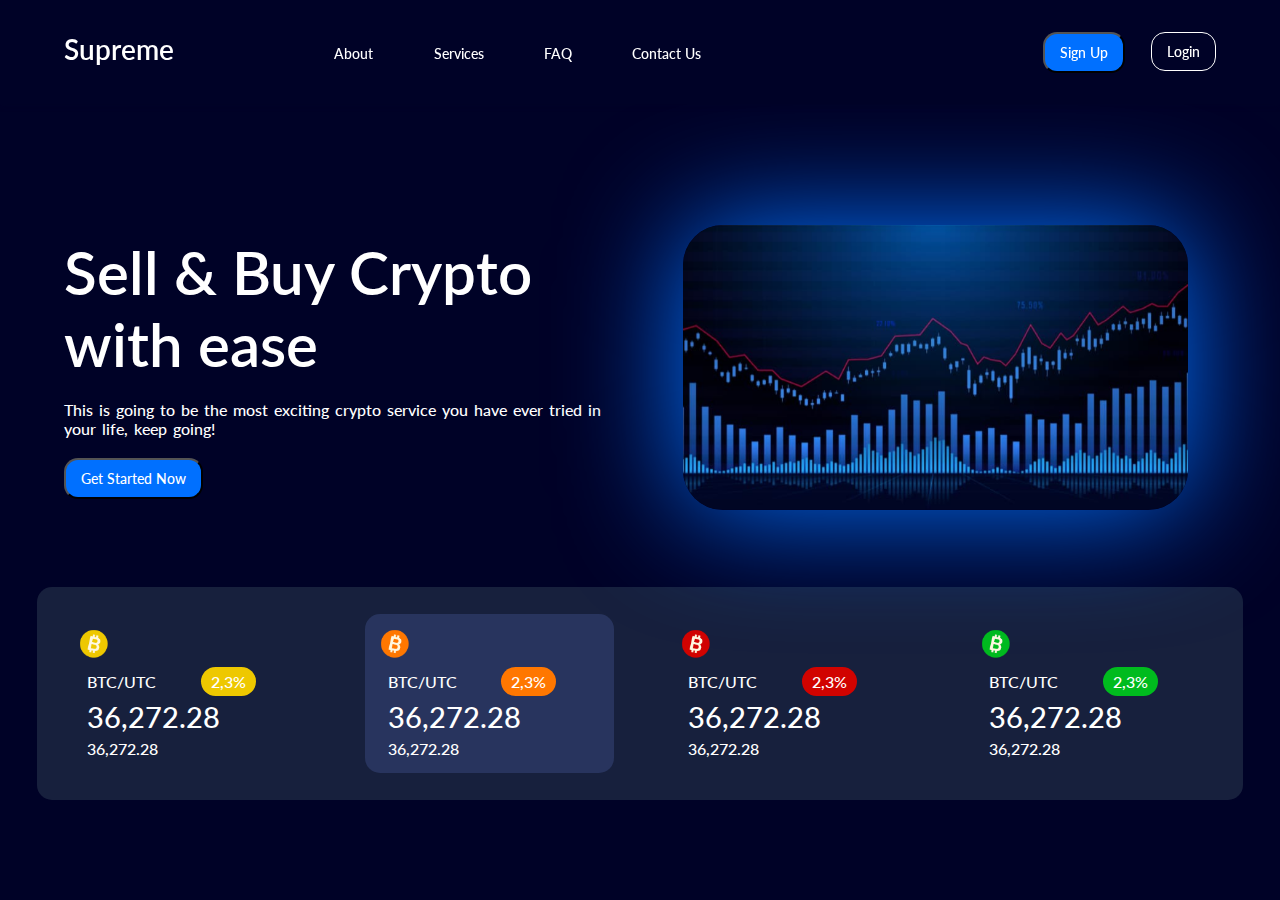
<file: index.html>
<!DOCTYPE html>
<html lang="en">
<head>
    <meta charset="UTF-8">
    <meta http-equiv="X-UA-Compatible" content="IE=edge">
    <meta name="viewport" content="width=device-width, initial-scale=1.0">
    <title>Supreme</title>
    <link rel="stylesheet" href="./-Início/css/style.css">
    <script src="./-Início/js/index.js" defer></script>

    <link rel="icon" type="image/png" href="./-Início/img/iconePag.png"/>
    <link rel="preconnect" href="https://fonts.gstatic.com" crossorigin>
    <link href="https://fonts.googleapis.com/css2?family=Lato:wght@400;700&display=swap" rel="stylesheet">
</head>
<body>
    <header>
        <div class="cabecalho">
            <div class="titulo">
                <ul class="list"><a href="index.html"><h2>Supreme</h2></a></ul>
            </div>
            <div class="links">
                <ul class="list"><a href="index.html"><h3>About</h3></a></ul>
                <ul class="list"><a href="-Contact Us/ContactUs.html"><h3>Services</h3></a></ul>
                <ul class="list"><a href="-Contact Us/ContactUs.html"><h3>FAQ</h3></a></ul>
                <ul class="list"><a href="-Contact Us/ContactUs.html"><h3>Contact Us</h3></a></ul>
            </div>
            <div class="botoes">
                <a href="-Sign Up/SignUp.html"><button class="signup">Sign Up</button></a>
                <a href="-Login/Login.html"><button class="login">Login</button></a>
            </div>
        </div>
    </header>
    <main>
        <div class="conteudo1">
            <div class="texto">
                <h1>Sell & Buy Crypto with ease</h1>
                <p>This is going to be the most exciting crypto service you have ever tried in your life, keep going!</p>
                <a href="-Sign Up/SignUp.html"><button class="start">Get Started Now</button></a>
            </div>
            <div class="imagem">
                <img src="./-Início/img/ImagemIndex.png">
            </div>
        </div>
       
        <div class="conteudo2">
            <div class="primeiraParte">
                <div class="divisao" id="1">
                    <div class="first"><img class="imagem" src="./-Início/img/BitAmarelo.png"></div>
                    <div class="linhaporc">
                        <p class="text1">BTC/UTC</p>
                        <p class="text2" id="id11">2,3%</p>
                    </div>
                    <h4 class="text3">36,272.28</h4>
                    <h5 class="text4">36,272.28</h5>
                </div>
                
                <div class="divisao" id="2">
                    <div class="first"><img class="imagem" src="./-Início/img/BitLaranja.png"></div>
                    <div class="linhaporc">
                        <p class="text1">BTC/UTC</p>
                        <p class="text2" id="id22">2,3%</p>
                    </div>
                    <h4 class="text3">36,272.28</h4>
                    <h5 class="text4">36,272.28</h5>
                </div>
            </div>
                
            <div class="segundaParte">
                <div class="divisao" id="3">
                    <div class="first"><img class="imagem" src="./-Início/img/BitVermelho.png"></div>
                    <div class="linhaporc">
                        <p class="text1">BTC/UTC</p>
                        <p class="text2" id="id33">2,3%</p>
                    </div>
                    <h4 class="text3">36,272.28</h4>
                    <h5 class="text4">36,272.28</h5>
                </div>
                
                <div class="divisao" id="4">
                    <div class="first"><img class="imagem" src="./-Início/img/BitVerde.png"></div>
                    <div class="linhaporc">
                        <p class="text1">BTC/UTC</p>
                        <p class="text2" id="id44">2,3%</p>
                    </div>
                    <h4 class="text3">36,272.28</h4>
                    <h5 class="text4">36,272.28</h5>
                </div>
            </div>
        </div>
    </main>
</body>
</html>
</file>
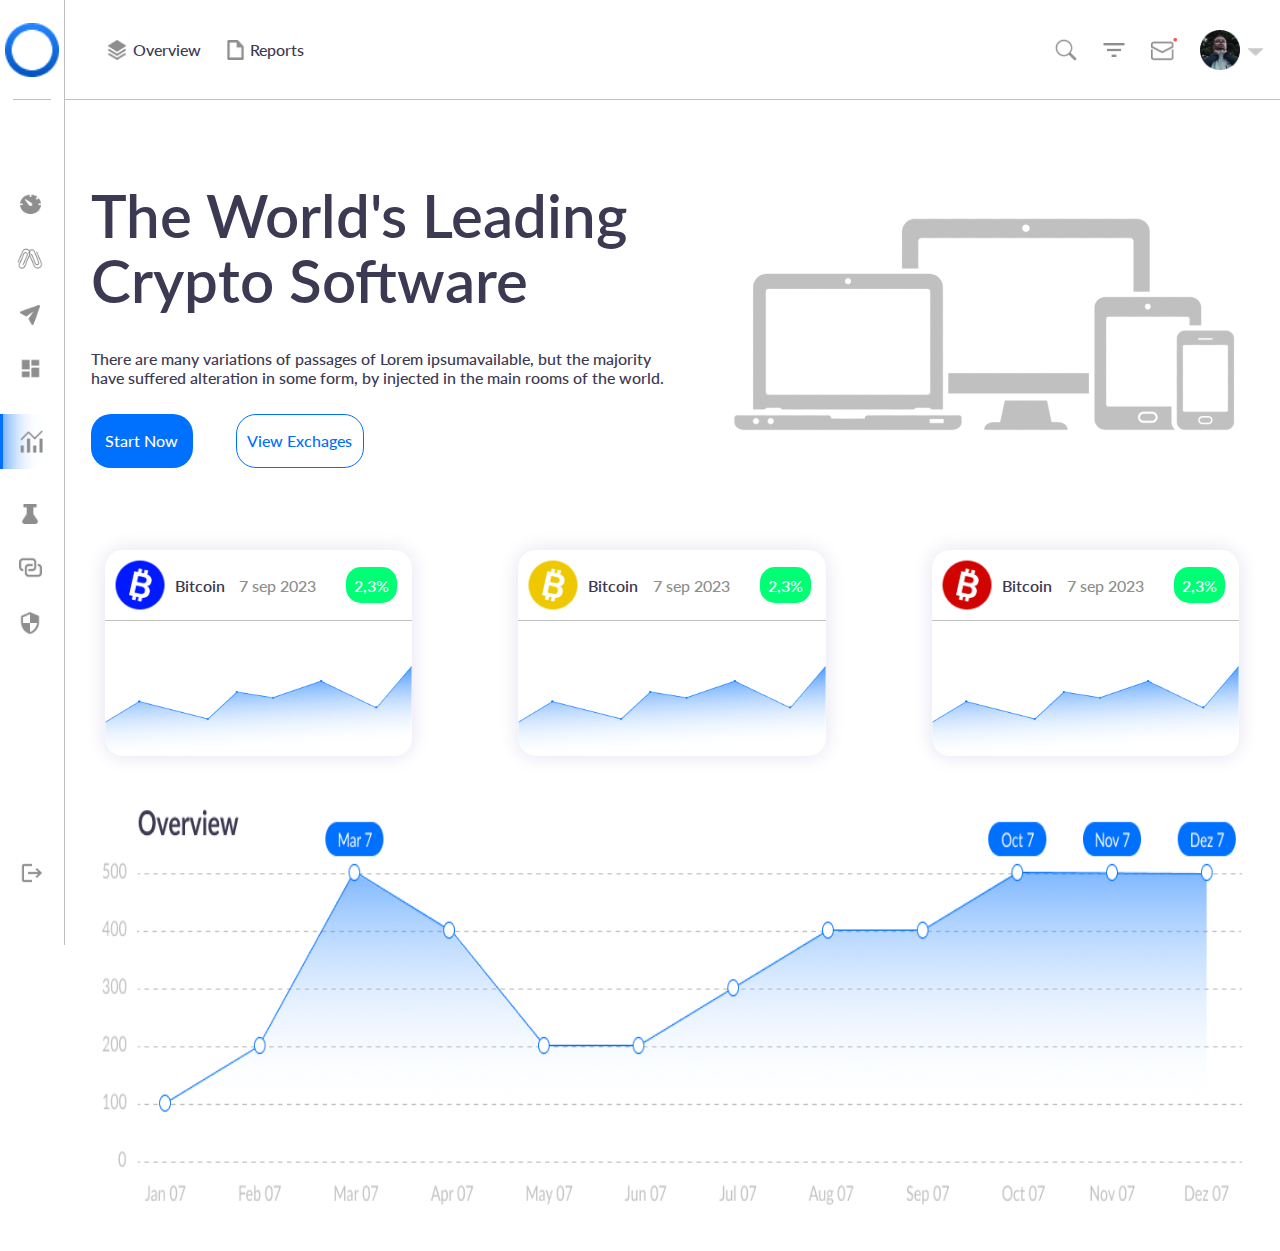
<file: Dashboard/index.html>
<!DOCTYPE html>
<html lang="en">
<head>
    <meta charset="UTF-8">
    <meta http-equiv="X-UA-Compatible" content="IE=edge">
    <meta name="viewport" content="width=device-width, initial-scale=1.0">
    <title>Supreme</title>
    <link rel="stylesheet" href="./css/style.css">
    <script src="./js/index.js" defer></script>
    
    <link rel="preconnect" href="https://fonts.gstatic.com" crossorigin>
    <link href="https://fonts.googleapis.com/css2?family=Lato:wght@400;700&display=swap" rel="stylesheet">
</head>
<body>
    <main>
        <div class="barraLateral">
            <img id="LogoIni" style="width:6vh; height:6vh;" src="./img/Logo início.png">
            <hr>
            <div class="opcoes">
                <div class="selecao" id="1">
                    <img class="imagem" id="img1" src="./img/Control.png">
                </div>
                <div class="selecao" id="2">
                    <img class="imagem" id="img2" src="./img/Clips.png">
                </div>
                <div class="selecao" id="3">
                    <img class="imagem" id="img3" src="./img/Message.png">
                </div>
                <div class="selecao" id="4">
                    <img class="imagem" id="img4" src="./img/Dashboard.png">
                </div>
                <div class="selecao" id="5">
                    <img class="imagem" id="img5" src="./img/Selecionado.png">
                </div>
                <div class="selecao" id="6">
                    <img class="imagem" id="img6" src="./img/Chemistry.png">
                </div>
                <div class="selecao" id="7">
                    <img class="imagem" id="img7" src="./img/Web-hyperlink.png">
                </div>
                <div class="selecao" id="8">
                    <img class="imagem" id="img8" src="./img/Security.png">
                </div>
            </div>
            <a class="imagem" href="../Login/index.html"><img id="last" style="width:24px; height:24px;" src="./img/Logout.png"></a>
        </div>
        <div class="centro">
            <div class="cabecalho">
                <div class="div">
                    <div class="text">
                        <img style="width:20px; height:20px;" src="./img/Group.png">
                        <h2>Overview</h1>
                    </div>
                    <div class="text">
                        <img style="width:17px; height:20px;" src="./img/Vector.png">
                        <h2>Reports</h1>
                    </div>
                </div>
                <div class="imagens">
                    <img class="imgLupa" style="width:22px; height:22px;" src="./img/Lupa.png">
                    <img class="imgFiltro" style="width:28px; height:28px;" src="./img/Filtro.png">
                    <img class="imgEmail" style="width:26px; height:24px;" src="./img/Email.png">
                    <img class="imgPerfil" style="width:40px; height:40px;" src="./img/Imagem perfil.png">
                    <img class="imgBtn" style="width:15px; height:8px;" src="./img/Botão.png">            
                </div>
            </div>
            <div class="conteudo">
                <div class="linha1">
                    <div class="textBtn">
                        <h1>The World's Leading Crypto Software</h1>
                        <h2>There are many variations of passages of Lorem ipsumavailable, but the majority have suffered alteration in some form, by injected in the main rooms of the world.</h2>
                        <div class="btns">
                            <a href=""><button class="btn-start">Start Now</button></a>
                            <a href=""><button class="btn-view">View Exchages</button></a>
                        </div>
                    </div>
                    <img class="imgDevices" style="width:533px; height:241px;" src="./img/Imagem.png">
                </div>
                <div class="linha2">
                    <div class="campoGraf" id="graf1">
                        <div class="texto">
                            <img style="width:70px;height:70px;" src="./img/Logo1.png">
                            <h3>Bitcoin</h3>
                            <h4>7 sep 2023</h4>
                            <div class="porcent">
                                <h5>2,3%</h5>
                            </div>
                        </div>                
                        <img style="width:24vw;height:7vw;" src="./img/Gráfico.png">
                    </div>
                    <div class="campoGraf" id="graf2">
                        <div class="texto">
                            <img style="width:70px;height:70px;" src="./img/Logo2.png">
                            <h3>Bitcoin</h3>
                            <h4>7 sep 2023</h4>
                            <div class="porcent">
                                <h5>2,3%</h5>
                            </div>
                        </div>                
                        <img style="width:24vw;height:7vw;" src="./img/Gráfico.png">
                    </div>
                    <div class="campoGraf" id="graf3">
                        <div class="texto">
                            <img style="width:70px;height:70px;" src="./img/Logo3.png">
                            <h3>Bitcoin</h3>
                            <h4>7 sep 2023</h4>
                            <div class="porcent">
                                <h5>2,3%</h5>
                            </div>
                        </div>
                        <img style="width:24vw;height:7vw;" src="./img/Gráfico.png">
                    </div>
                </div>
                <div class="maior">
                    <img style="width:89vw; height:45vh;" src="./img/Gráfico maior.png">
                </div>
            </div>
        </div>
    </main>
</body>
</html>
</file>
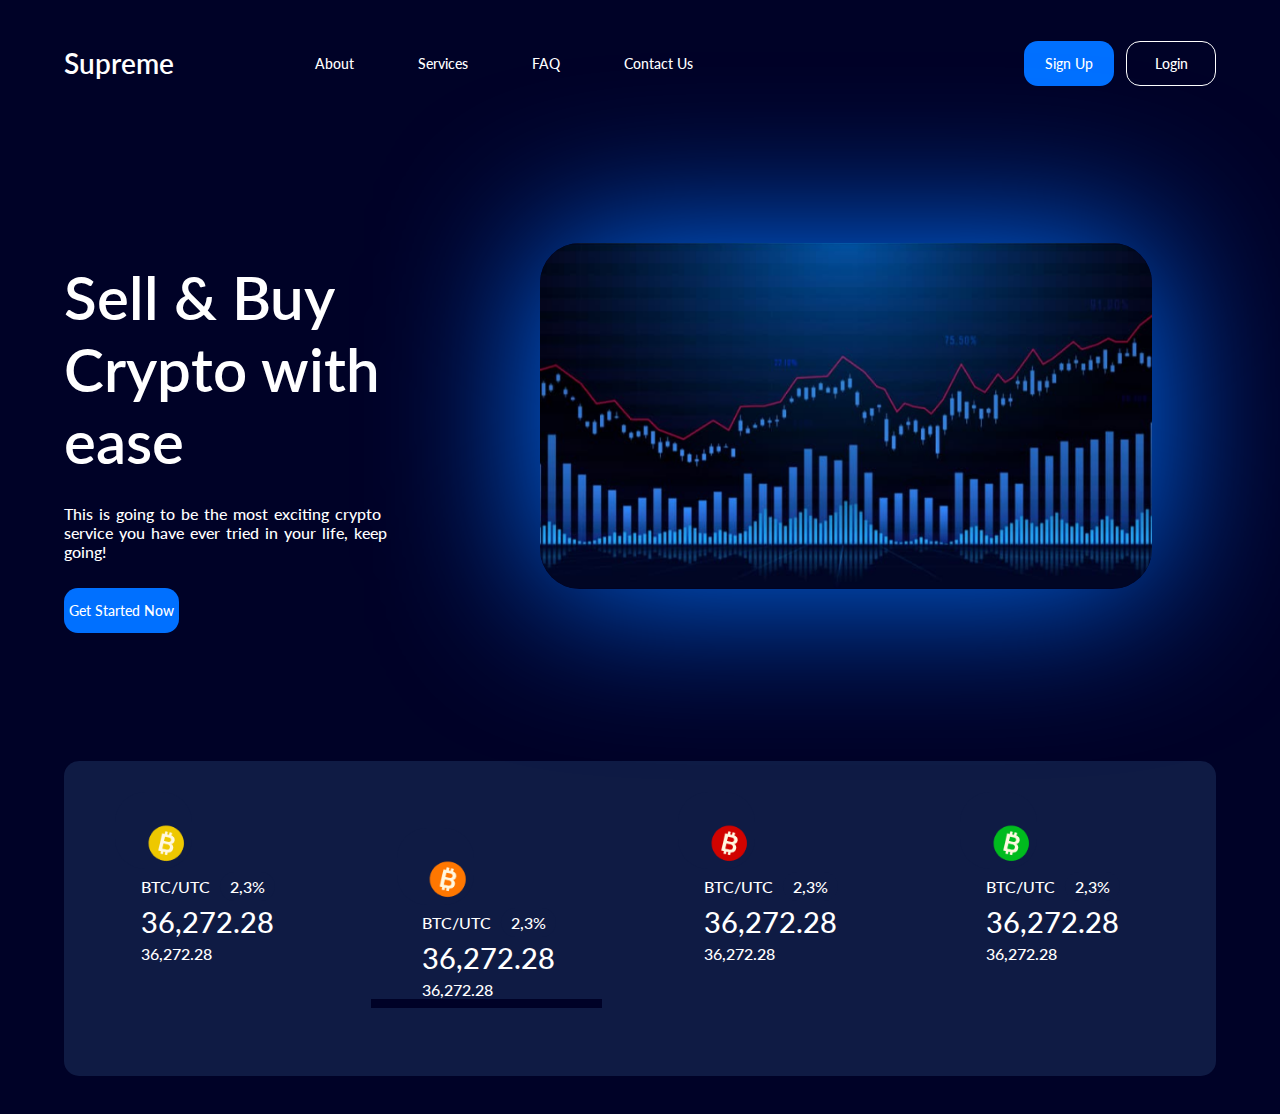
<file: Início/index.html>
<!DOCTYPE html>
<html lang="en">
<head>
    <meta charset="UTF-8">
    <meta http-equiv="X-UA-Compatible" content="IE=edge">
    <meta name="viewport" content="width=device-width, initial-scale=1.0">
    <title>Supreme</title>
    <link rel="stylesheet" href="./css/style.css">
    <script src="./js/index.js" defer></script>

    <link rel="preconnect" href="https://fonts.gstatic.com" crossorigin>
    <link href="https://fonts.googleapis.com/css2?family=Lato:wght@400;700&display=swap" rel="stylesheet">
</head>
<body>
    <header>
        <div class="cabecalho">
            <div class="links">
                <h2>Supreme</h2>
                <h3>About</h3>
                <h3>Services</h3>
                <h3>FAQ</h3>
                <h3>Contact Us</h3>
            </div>
            <div class="botoes">
                <button class="signup">Sign Up</button>
                <button class="login">Login</button>
            </div>
        </div>
    </header>
    <main>
        <div class="conteudo1">
            <div class="texto">
                <h1>Sell & Buy Crypto with ease</h1>
                <p>This is going to be the most exciting crypto service you have ever tried in your life, keep going!</p>
                <button class="start" >Get Started Now</button>
            </div>
            <img class="imagem" src="./img/ImagemIndex.png">
        </div>
       
        <div class="conteudo2">
            <div class="divisao1">
                <div class="first"><img class="imagem" src="./img/BitAmarelo.png"></div>
                <div class="linhaporc">
                    <p class="text1">BTC/UTC</p>
                    <p class="text2" id="id1">2,3%</p>
                </div>
                <h4 class="text3">36,272.28</h4>
                <h5 class="text4">36,272.28</h5>
            </div>
            <div class="container">    
                <div class="divisao2">
                    <div class="first"><img class="imagem" src="./img/BitLaranja.png"></div>
                    <div class="linhaporc">
                        <p class="text1">BTC/UTC</p>
                        <p class="text2" id="id2">2,3%</p>
                    </div>
                    <h4 class="text3">36,272.28</h4>
                    <h5 class="text4">36,272.28</h5>
                </div>
            </div>

            <div class="divisao3">
                <div class="first"><img class="imagem" src="./img/BitVermelho.png"></div>
                <div class="linhaporc">
                    <p class="text1">BTC/UTC</p>
                    <p class="text2" id="id3">2,3%</p>
                </div>
                <h4 class="text3">36,272.28</h4>
                <h5 class="text4">36,272.28</h5>
            </div>

            <div class="divisao4">
                <div class="first"><img class="imagem" src="./img/BitVerde.png"></div>
                <div class="linhaporc">
                    <p class="text1">BTC/UTC</p>
                    <p class="text2" id="id4">2,3%</p>
                </div>
                <h4 class="text3">36,272.28</h4>
                <h5 class="text4">36,272.28</h5>
            </div>
        </div>
    </main>
</body>
</html>
</file>
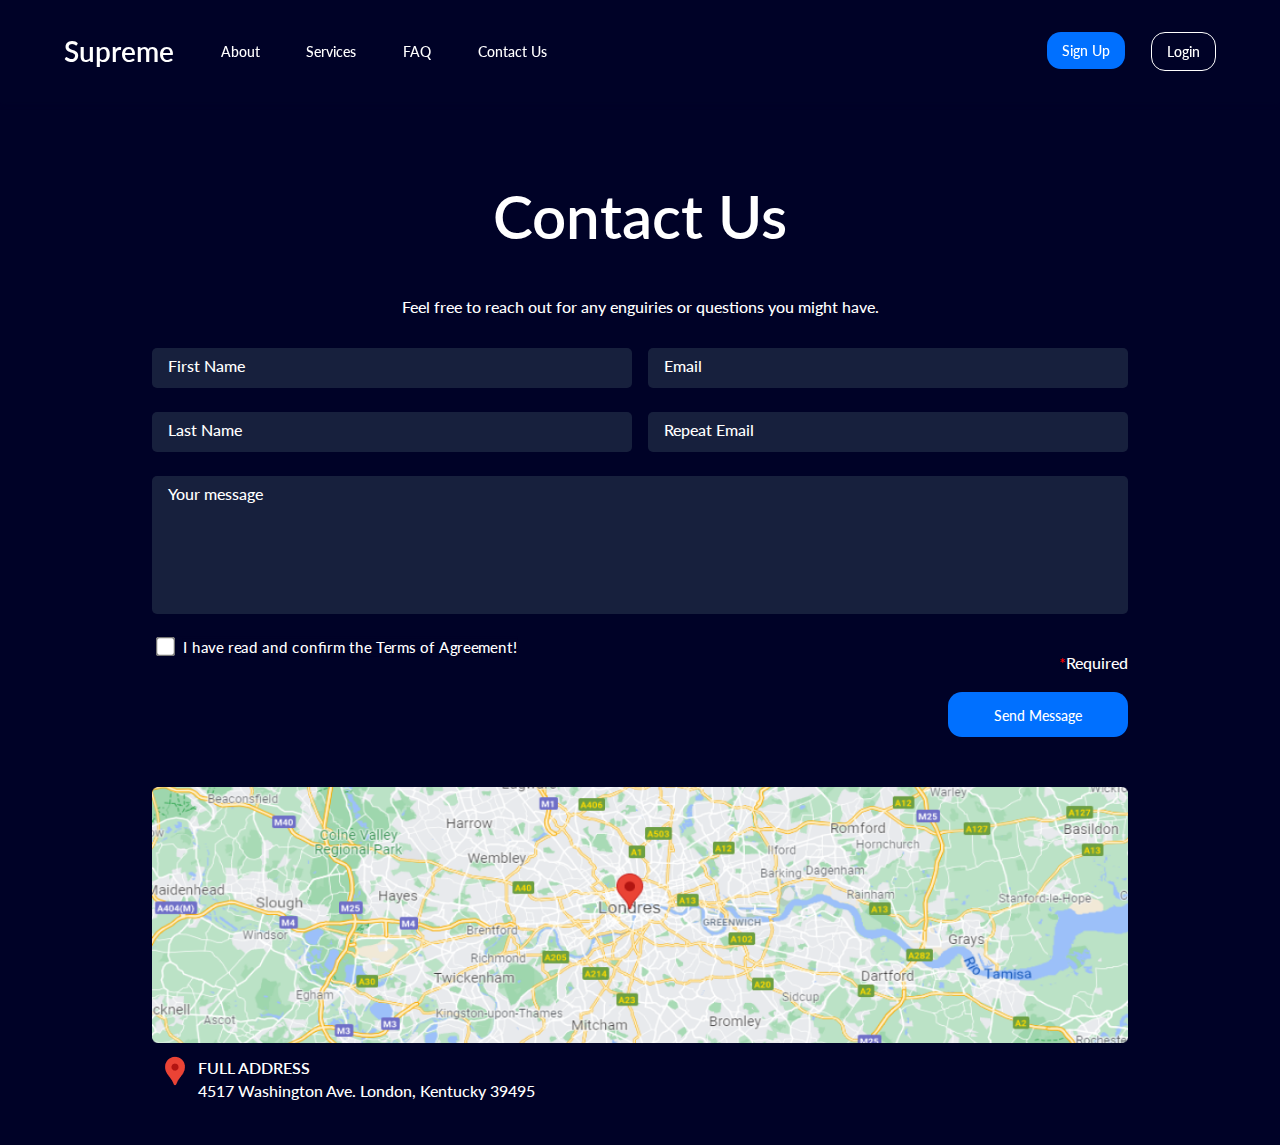
<file: ContactUs.html>
<!DOCTYPE html>
<html lang="en">
<head>
    <meta charset="UTF-8">
    <meta http-equiv="X-UA-Compatible" content="IE=edge">
    <meta name="viewport" content="width=device-width, initial-scale=1.0">
    <title>Supreme</title>
    <link rel="stylesheet" href="./-Contact Us/css/style.css">
    <script src="./-Contact Us/js/index.js" defer></script>

    <link rel="icon" type="image/png" href="-Contact Us/img/iconePag.png"/>
    <link rel="preconnect" href="https://fonts.gstatic.com" crossorigin>
    <link href="https://fonts.googleapis.com/css2?family=Lato:wght@400;700&display=swap" rel="stylesheet">
</head>
<body>
    <header>
        <div class="cabecalho">
            <div class="links">
                <a href="Inicio.html"><h2>Supreme</h2></a>
                <a href="Inicio.html"><h3>About</h3></a>
                <a href="ContactUs.html"><h3>Services</h3></a>
                <a href="ContactUs.html"><h3>FAQ</h3></a>
                <a href="ContactUs.html"><h3>Contact Us</h3></a>
            </div>
            <div class="botoes">
                <a href="SignUp.html"><button class="signup">Sign Up</button></a>
                <a href="Login.html"><button class="login">Login</button></a>
            </div>
        </div>
    </header>
    <main>
        <div class="conteudo1">
            <div class="texto">
                <h1>Contact Us</h1>
                <h4>Feel free to reach out for any enguiries or questions you might have.</h4>
            </div>
            <div class="inputs">
                <div class="menores">
                    <div>
                        <div class="form1">
                            <input type="text" class="input_form1" autocomplete="off" placeholder=" ">
                            <label for="text" class="label_form1">First Name</label>
                        </div>
                        <div class="form2">    
                            <input type="text" class="input_form2" autocomplete="off" placeholder=" ">
                            <label for="text" class="label_form2">Last Name</label>
                        </div>
                    </div>
                    <div>
                        <div class="form3">
                            <input type="text" class="input_form3" autocomplete="off" placeholder=" ">
                            <label for="Email" class="label_form3">Email</label>
                        </div>
                        <div class="form4">
                            <input type="text" class="input_form4" autocomplete="off" placeholder=" ">
                            <label for="Email" class="label_form4">Repeat Email</label>
                        </div>  
                    </div>                   
                </div>
                <div class="form5">
                    <textarea class="input_form5" placeholder=" " autocomplete="off" cols="30" rows="10"></textarea>
                    <label for="textarea" class="label_form5">Your message</label>
                </div>
            </div>
            <div class="texto2">
                <div class="textoecheck">
                    <div class="check">
                        <label class="checkbox">
                            <input type="checkbox">
                            <span class="checkmark">I have read and confirm the Terms of Agreement!</span>
                        </label>
                    </div>
                    <div class="redquired">
                        <h4 style="color: red;">*</h4>
                        <h4>Required</h4>
                    </div>
                </div>
                <div class="botao">
                    <button class="button" id="btn-enviar" onclick="enviado()">
                        <span class="text" id="txt-enviar">Send Message</span>
                        <i class="ri-check-line icon"><img class="iconec" id="img-enviar" src="./-Contact Us/img/correct.png"></i>
                    </button>
                </div>
            </div>
        </div>
        
        
        <div class="conteudo2"> 
            <div class="mapa"><img class="mapa" src="./-Contact Us/img/Mapa.png"></div>
            <div class="localizaTexto">
                <img class="icone" src="./-Contact Us/img/ÍconeLocalização.png">
                <div class="texto">
                    <h5>FULL ADDRESS</h5>
                    <h4>4517 Washington Ave. London, Kentucky 39495</h4>
                </div>
            </div>
        </div>
    </main>
</body>
</html>
</file>
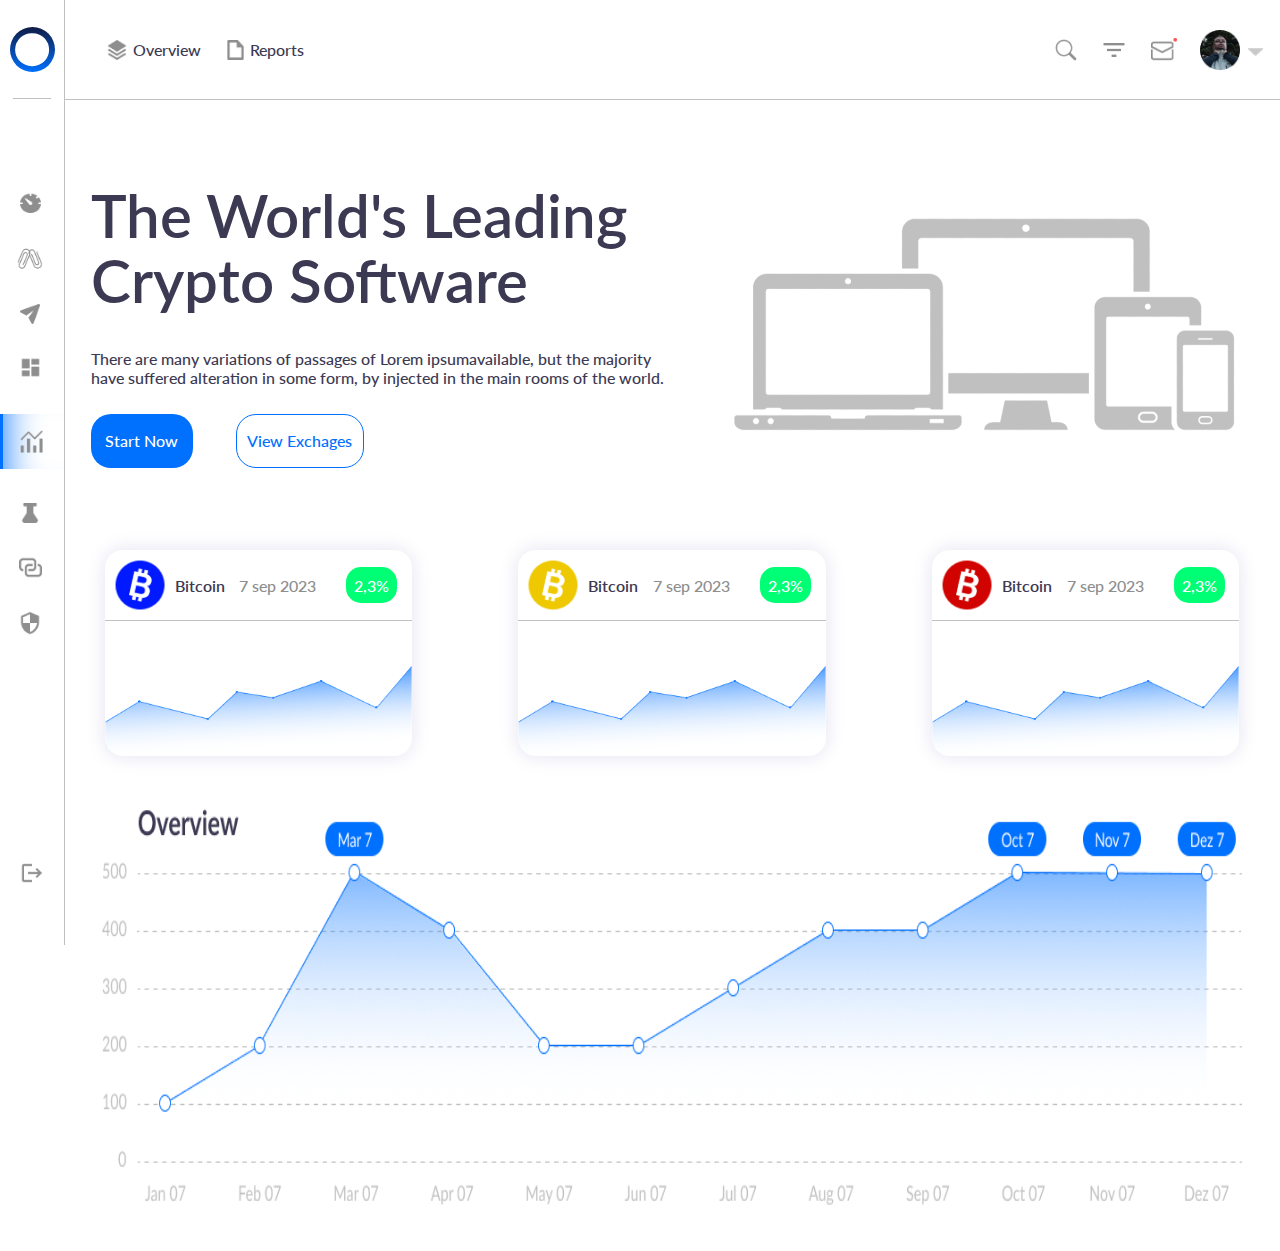
<file: Dashboard.html>
<!DOCTYPE html>
<html lang="en">
<head>
    <meta charset="UTF-8">
    <meta http-equiv="X-UA-Compatible" content="IE=edge">
    <meta name="viewport" content="width=device-width, initial-scale=1.0">
    <title>Supreme</title>
    <link rel="stylesheet" href="./-Dashboard/css/style.css">
    <script src="./-Dashboard/js/index.js" defer></script>
    
    <link rel="icon" type="image/png" href="-Dashboard/img/iconePag.png"/>
    <link rel="preconnect" href="https://fonts.gstatic.com" crossorigin>
    <link href="https://fonts.googleapis.com/css2?family=Lato:wght@400;700&display=swap" rel="stylesheet">
</head>
<body>
    <main>
        <div class="barraLateral">
            <div class="spinner"></div>
            <hr>
            <div class="opcoes">
                <div class="selecao" id="1">
                    <img class="imagem" id="img1" src="./-Dashboard/img/Control.png">
                </div>
                <div class="selecao" id="2">
                    <img class="imagem" id="img2" src="./-Dashboard/img/Clips.png">
                </div>
                <div class="selecao" id="3">
                    <img class="imagem" id="img3" src="./-Dashboard/img/Message.png">
                </div>
                <div class="selecao" id="4">
                    <img class="imagem" id="img4" src="./-Dashboard/img/Dashboard.png">
                </div>
                <div class="selecao" id="5">
                    <img class="imagem" id="img5" src="./-Dashboard/img/Selecionado.png">
                </div>
                <div class="selecao" id="6">
                    <img class="imagem" id="img6" src="./-Dashboard/img/Chemistry.png">
                </div>
                <div class="selecao" id="7">
                    <img class="imagem" id="img7" src="./-Dashboard/img/Web-hyperlink.png">
                </div>
                <div class="selecao" id="8">
                    <img class="imagem" id="img8" src="./-Dashboard/img/Security.png">
                </div>
            </div>
            <a class="imagem" href="Login.html"><img id="last" style="width:24px; height:24px;" src="./-Dashboard/img/Logout.png"></a>
        </div>
        <div class="centro">
            <div class="cabecalho">
                <div class="div">
                    <div class="text">
                        <img style="width:20px; height:20px;" src="./-Dashboard/img/Group.png">
                        <h2>Overview</h1>
                    </div>
                    <div class="text">
                        <img style="width:17px; height:20px;" src="./-Dashboard/img/Vector.png">
                        <h2>Reports</h1>
                    </div>
                </div>
                <div class="imagens">
                    <img class="imgLupa" style="width:22px; height:22px;" src="./-Dashboard/img/Lupa.png">
                    <img class="imgFiltro" style="width:28px; height:28px;" src="./-Dashboard/img/Filtro.png">
                    <img class="imgEmail" style="width:26px; height:24px;" src="./-Dashboard/img/Email.png">
                    <img class="imgPerfil" style="width:40px; height:40px;" src="./-Dashboard/img/Imagem perfil.png">
                    <img class="imgBtn" style="width:15px; height:8px;" src="./-Dashboard/img/Botão.png">            
                </div>
            </div>
            <div class="conteudo">
                <div class="linha1">
                    <div class="textBtn">
                        <h1>The World's Leading Crypto Software</h1>
                        <h2>There are many variations of passages of Lorem ipsumavailable, but the majority have suffered alteration in some form, by injected in the main rooms of the world.</h2>
                        <div class="btns">
                            <a href=""><button class="btn-start">Start Now</button></a>
                            <a href=""><button class="btn-view">View Exchages</button></a>
                        </div>
                    </div>
                    <img class="imgDevices" style="width:533px; height:241px;" src="./-Dashboard/img/Imagem.png">
                </div>
                <div class="linha2">
                    <div class="campoGraf" id="graf1">
                        <div class="texto">
                            <img style="width:70px;height:70px;" src="./-Dashboard/img/Logo1.png">
                            <h3>Bitcoin</h3>
                            <h4>7 sep 2023</h4>
                            <div class="porcent">
                                <h5>2,3%</h5>
                            </div>
                        </div>                
                        <img style="width:24vw;height:7vw;" src="./-Dashboard/img/Gráfico.png">
                    </div>
                    <div class="campoGraf" id="graf2">
                        <div class="texto">
                            <img style="width:70px;height:70px;" src="./-Dashboard/img/Logo2.png">
                            <h3>Bitcoin</h3>
                            <h4>7 sep 2023</h4>
                            <div class="porcent">
                                <h5>2,3%</h5>
                            </div>
                        </div>                
                        <img style="width:24vw;height:7vw;" src="./-Dashboard/img/Gráfico.png">
                    </div>
                    <div class="campoGraf" id="graf3">
                        <div class="texto">
                            <img style="width:70px;height:70px;" src="./-Dashboard/img/Logo3.png">
                            <h3>Bitcoin</h3>
                            <h4>7 sep 2023</h4>
                            <div class="porcent">
                                <h5>2,3%</h5>
                            </div>
                        </div>
                        <img style="width:24vw;height:7vw;" src="./-Dashboard/img/Gráfico.png">
                    </div>
                </div>
                <div class="maior">
                    <img style="width:89vw; height:45vh;" src="./-Dashboard/img/Gráfico maior.png">
                </div>
            </div>
        </div>
    </main>
</body>
</html>
</file>
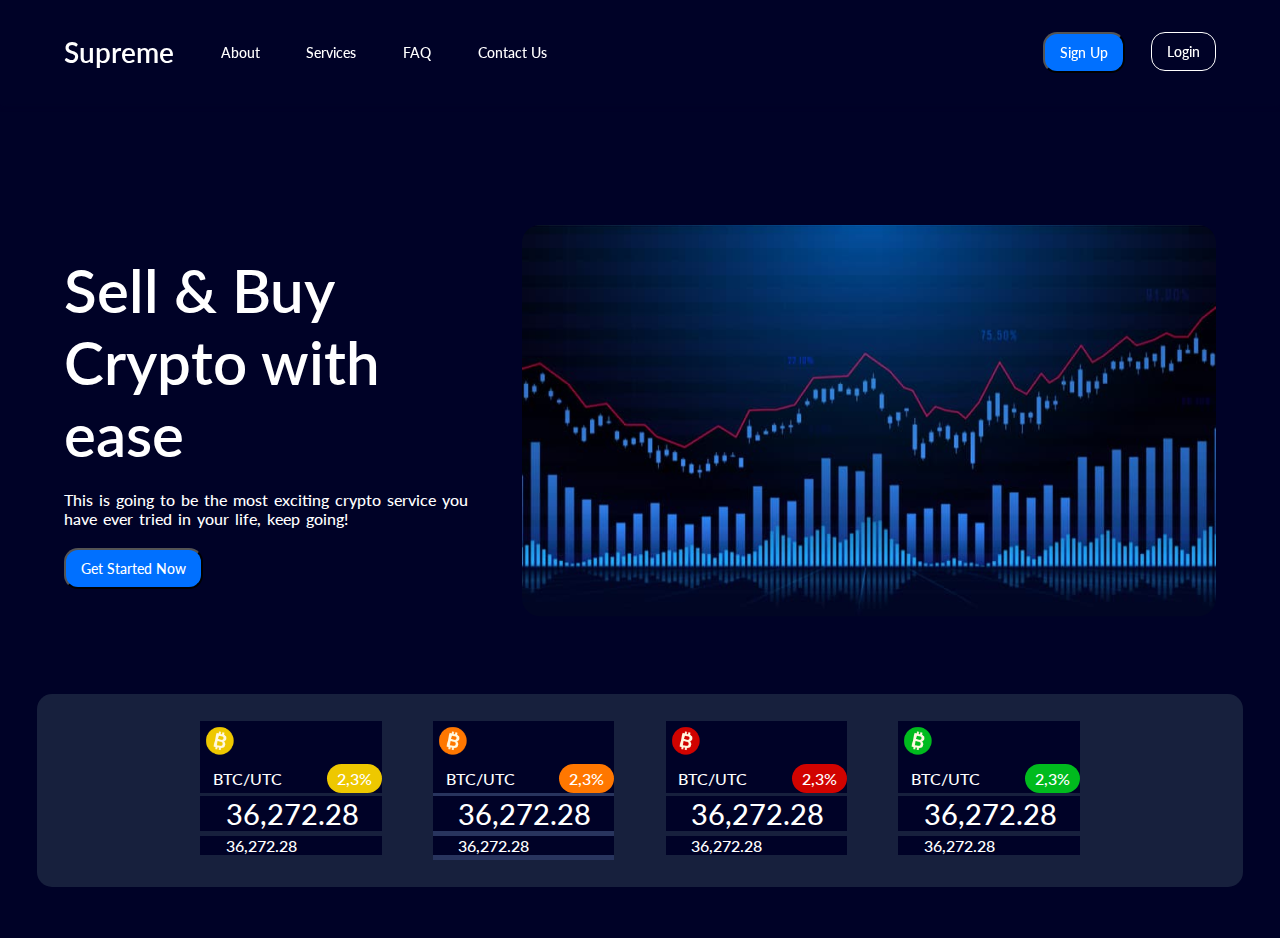
<file: Inicio.html>
<!DOCTYPE html>
<html lang="en">
<head>
    <meta charset="UTF-8">
    <meta http-equiv="X-UA-Compatible" content="IE=edge">
    <meta name="viewport" content="width=device-width, initial-scale=1.0">
    <title>Supreme</title>
    <link rel="stylesheet" href="./-Início/css/style.css">
    <script src="./-Início/js/index.js" defer></script>

    <link rel="icon" type="image/png" href="./-Início/img/iconePag.png"/>
    <link rel="preconnect" href="https://fonts.gstatic.com" crossorigin>
    <link href="https://fonts.googleapis.com/css2?family=Lato:wght@400;700&display=swap" rel="stylesheet">
</head>
<body>
    <header>
        <div class="cabecalho">
            <div class="links">
                <a href="Inicio.html"><h2>Supreme</h2></a>
                <a href="Inicio.html"><h3>About</h3></a>
                <a href="ContactUs.html"><h3>Services</h3></a>
                <a href="ContactUs.html"><h3>FAQ</h3></a>
                <a href="ContactUs.html"><h3>Contact Us</h3></a>
            </div>
            <div class="botoes">
                <a href="SignUp.html"><button class="signup">Sign Up</button></a>
                <a href="Login.html"><button class="login">Login</button></a>
            </div>
        </div>
    </header>
    <main>
        <div class="conteudo1">
            <div class="texto">
                <h1>Sell & Buy Crypto with ease</h1>
                <p>This is going to be the most exciting crypto service you have ever tried in your life, keep going!</p>
                <a href="SignUp.html"><button class="start">Get Started Now</button></a>
            </div>
            <img class="imagem" src="./-Início/img/ImagemIndex.png">
        </div>
       
        <div class="conteudo2">
            <div class="divisao1" id="1">
                <div class="first"><img class="imagem" src="./-Início/img/BitAmarelo.png"></div>
                <div class="linhaporc">
                    <p class="text1">BTC/UTC</p>
                    <p class="text2" id="id11">2,3%</p>
                </div>
                <h4 class="text3">36,272.28</h4>
                <h5 class="text4">36,272.28</h5>
            </div>
            
            <div class="divisao2" id="2">
                <div class="first"><img class="imagem" src="./-Início/img/BitLaranja.png"></div>
                <div class="linhaporc">
                    <p class="text1">BTC/UTC</p>
                    <p class="text2" id="id22">2,3%</p>
                </div>
                <h4 class="text3">36,272.28</h4>
                <h5 class="text4">36,272.28</h5>
            </div>

            <div class="divisao3" id="3">
                <div class="first"><img class="imagem" src="./-Início/img/BitVermelho.png"></div>
                <div class="linhaporc">
                    <p class="text1">BTC/UTC</p>
                    <p class="text2" id="id33">2,3%</p>
                </div>
                <h4 class="text3">36,272.28</h4>
                <h5 class="text4">36,272.28</h5>
            </div>

            <div class="divisao4" id="4">
                <div class="first"><img class="imagem" src="./-Início/img/BitVerde.png"></div>
                <div class="linhaporc">
                    <p class="text1">BTC/UTC</p>
                    <p class="text2" id="id44">2,3%</p>
                </div>
                <h4 class="text3">36,272.28</h4>
                <h5 class="text4">36,272.28</h5>
            </div>
        </div>
    </main>
</body>
</html>
</file>
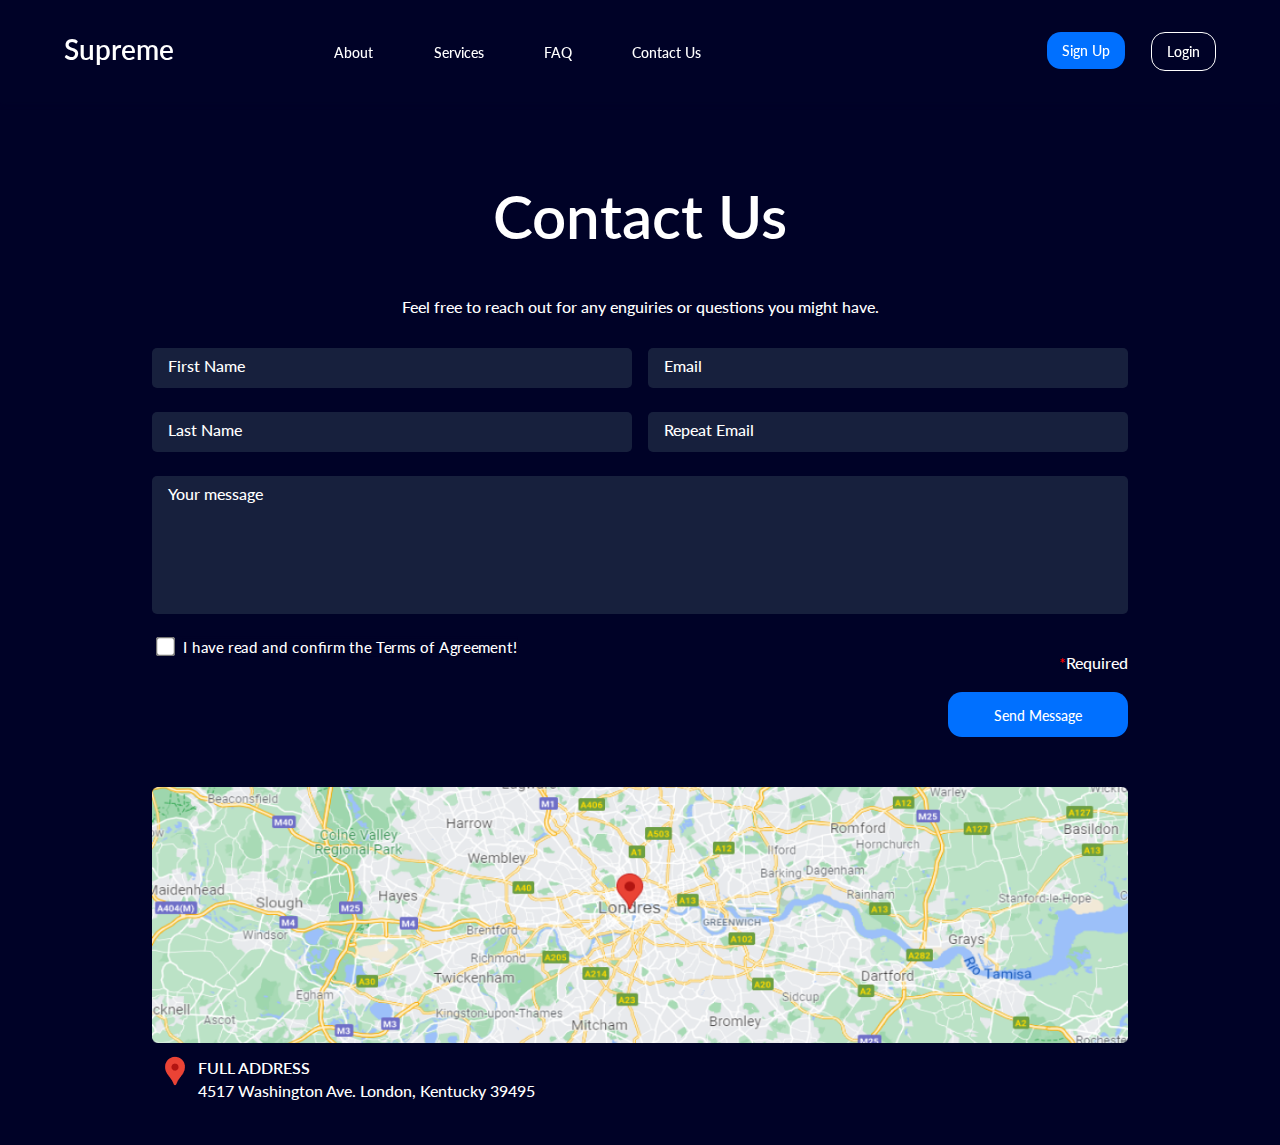
<file: -Contact Us/ContactUs.html>
<!DOCTYPE html>
<html lang="en">
<head>
    <meta charset="UTF-8">
    <meta http-equiv="X-UA-Compatible" content="IE=edge">
    <meta name="viewport" content="width=device-width, initial-scale=1.0">
    <title>Supreme</title>
    <link rel="stylesheet" href="./css/style.css">
    <script src="./js/index.js" defer></script>

    <link rel="icon" type="image/png" href="img/iconePag.png"/>
    <link rel="preconnect" href="https://fonts.gstatic.com" crossorigin>
    <link href="https://fonts.googleapis.com/css2?family=Lato:wght@400;700&display=swap" rel="stylesheet">
</head>
<body>
    <header>
        <div class="cabecalho">
            <div class="titulo">
                <ul class="list"><a href="../index.html"><h2>Supreme</h2></a></ul>
            </div>
            <div class="links">
                <ul class="list"><a href="../index.html"><h3>About</h3></a></ul>
                <ul class="list"><a href="../-Contact Us/ContactUs.html"><h3>Services</h3></a></ul>
                <ul class="list"><a href="../-Contact Us/ContactUs.html"><h3>FAQ</h3></a></ul>
                <ul class="list"><a href="../-Contact Us/ContactUs.html"><h3>Contact Us</h3></a></ul>
            </div>
            <div class="botoes">
                <a href="../-Sign Up/SignUp.html"><button class="signup">Sign Up</button></a>
                <a href="../-Login/Login.html"><button class="login">Login</button></a>
            </div>
        </div>
    </header>
    <main>
        <div class="conteudo1">
            <div class="texto">
                <h1>Contact Us</h1>
                <h4>Feel free to reach out for any enguiries or questions you might have.</h4>
            </div>
            <div class="inputs">
                <div class="menores">
                    <div>
                        <div class="form1">
                            <input type="text" class="input_form1" autocomplete="off" placeholder=" ">
                            <label for="text" class="label_form1">First Name</label>
                        </div>
                        <div class="form2">    
                            <input type="text" class="input_form2" autocomplete="off" placeholder=" ">
                            <label for="text" class="label_form2">Last Name</label>
                        </div>
                    </div>
                    <div>
                        <div class="form3">
                            <input type="text" class="input_form3" autocomplete="off" placeholder=" ">
                            <label for="Email" class="label_form3">Email</label>
                        </div>
                        <div class="form4">
                            <input type="text" class="input_form4" autocomplete="off" placeholder=" ">
                            <label for="Email" class="label_form4">Repeat Email</label>
                        </div>  
                    </div>                   
                </div>
                <div class="form5">
                    <textarea class="input_form5" placeholder=" " autocomplete="off" cols="30" rows="10"></textarea>
                    <label for="textarea" class="label_form5">Your message</label>
                </div>
            </div>
            <div class="texto2">
                <div class="textoecheck">
                    <div class="check">
                        <label class="checkbox">
                            <input type="checkbox">
                            <span class="checkmark">I have read and confirm the Terms of Agreement!</span>
                        </label>
                    </div>
                    <div class="redquired">
                        <h4 style="color: red;">*</h4>
                        <h4>Required</h4>
                    </div>
                </div>
                <div class="botao">
                    <button class="button" id="btn-enviar" onclick="enviado()">
                        <span class="text" id="txt-enviar">Send Message</span>
                        <i class="ri-check-line icon"><img class="iconec" id="img-enviar" src="../-Contact Us/img/correct.png"></i>
                    </button>
                </div>
            </div>
        </div>
        
        
        <div class="conteudo2"> 
            <div class="mapa"><img class="mapa" src="../-Contact Us/img/Mapa.png"></div>
            <div class="localizaTexto">
                <img class="icone" src="../-Contact Us/img/ÍconeLocalização.png">
                <div class="texto">
                    <h5>FULL ADDRESS</h5>
                    <h4>4517 Washington Ave. London, Kentucky 39495</h4>
                </div>
            </div>
        </div>
    </main>
</body>
</html>
</file>
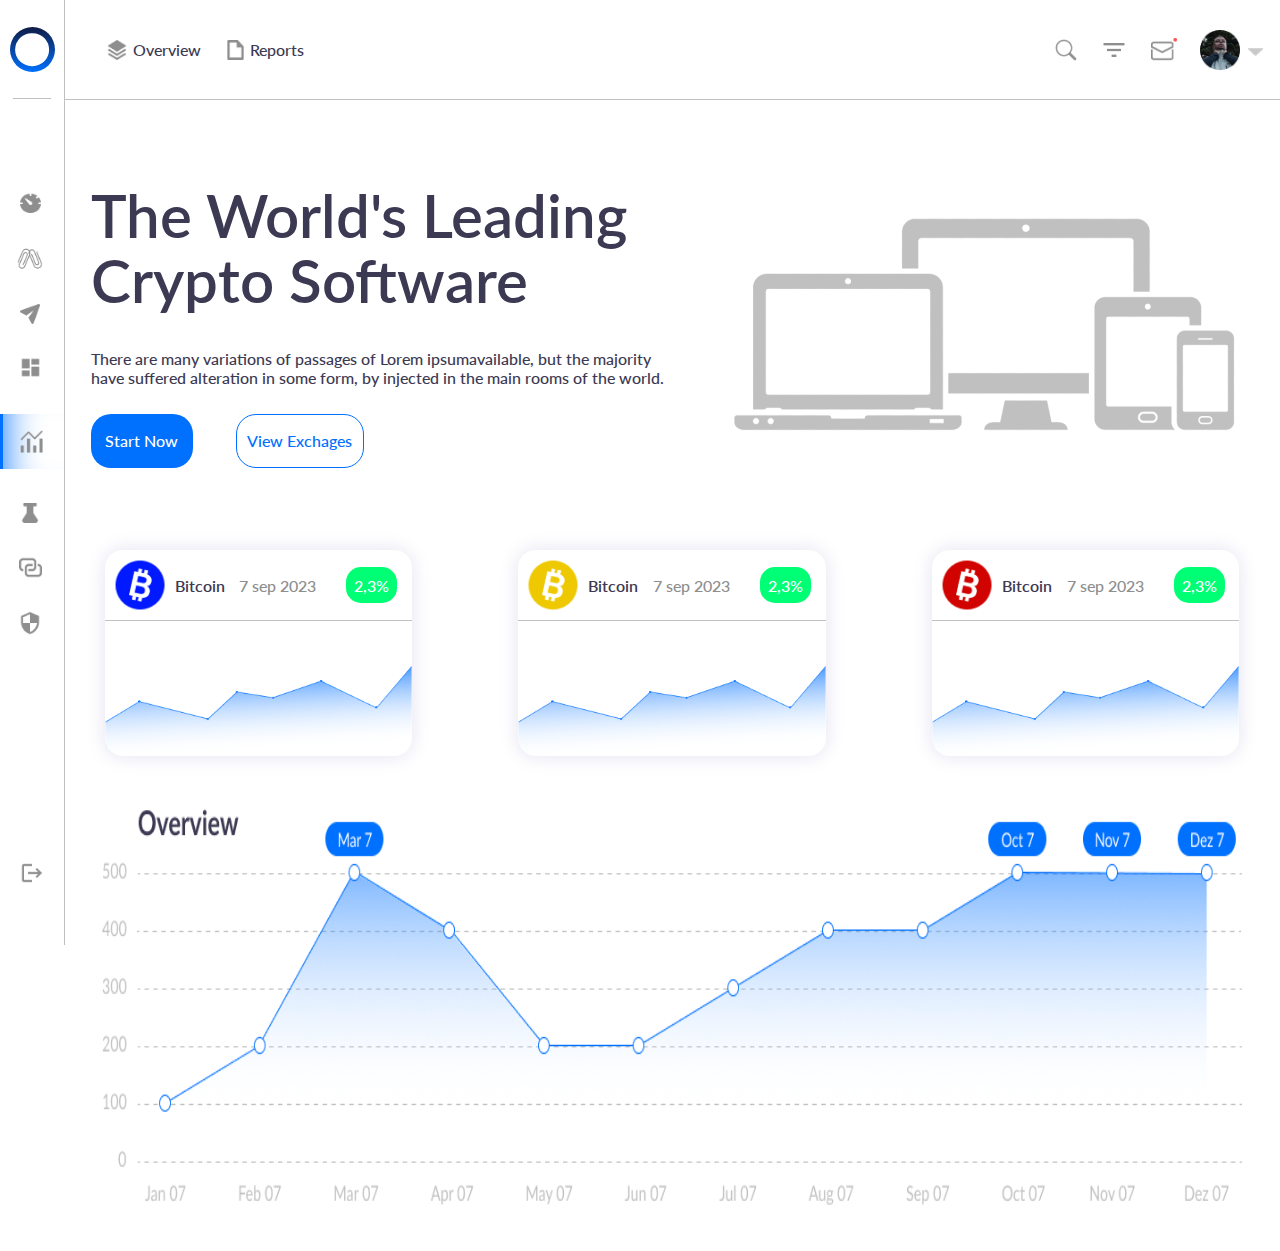
<file: -Dashboard/Dashboard.html>
<!DOCTYPE html>
<html lang="en">
<head>
    <meta charset="UTF-8">
    <meta http-equiv="X-UA-Compatible" content="IE=edge">
    <meta name="viewport" content="width=device-width, initial-scale=1.0">
    <title>Supreme</title>
    <link rel="stylesheet" href="./css/style.css">
    <script src="./js/index.js" defer></script>
    
    <link rel="icon" type="image/png" href="img/iconePag.png"/>
    <link rel="preconnect" href="https://fonts.gstatic.com" crossorigin>
    <link href="https://fonts.googleapis.com/css2?family=Lato:wght@400;700&display=swap" rel="stylesheet">
</head>
<body>
    <main>
        <div class="barraLateral">
            <div class="spinner"></div>
            <hr>
            <div class="opcoes">
                <div class="selecao" id="1">
                    <img class="imagem" id="img1" src="../-Dashboard/img/Control.png">
                </div>
                <div class="selecao" id="2">
                    <img class="imagem" id="img2" src="../-Dashboard/img/Clips.png">
                </div>
                <div class="selecao" id="3">
                    <img class="imagem" id="img3" src="../-Dashboard/img/Message.png">
                </div>
                <div class="selecao" id="4">
                    <img class="imagem" id="img4" src="../-Dashboard/img/Dashboard.png">
                </div>
                <div class="selecao" id="5">
                    <img class="imagem" id="img5" src="../-Dashboard/img/Selecionado.png">
                </div>
                <div class="selecao" id="6">
                    <img class="imagem" id="img6" src="../-Dashboard/img/Chemistry.png">
                </div>
                <div class="selecao" id="7">
                    <img class="imagem" id="img7" src="../-Dashboard/img/Web-hyperlink.png">
                </div>
                <div class="selecao" id="8">
                    <img class="imagem" id="img8" src="../-Dashboard/img/Security.png">
                </div>
            </div>
            <a class="imagem" href="../-Login/Login.html"><img id="last" style="width:24px; height:24px;" src="../-Dashboard/img/Logout.png"></a>
        </div>
        <div class="centro">
            <div class="cabecalho">
                <div class="div">
                    <div class="text">
                        <img style="width:20px; height:20px;" src="../-Dashboard/img/Group.png">
                        <h2>Overview</h1>
                    </div>
                    <div class="text">
                        <img style="width:17px; height:20px;" src="../-Dashboard/img/Vector.png">
                        <h2>Reports</h1>
                    </div>
                </div>
                <div class="imagens">
                    <img class="imgLupa" style="width:22px; height:22px;" src="../-Dashboard/img/Lupa.png">
                    <img class="imgFiltro" style="width:28px; height:28px;" src="../-Dashboard/img/Filtro.png">
                    <img class="imgEmail" style="width:26px; height:24px;" src="../-Dashboard/img/Email.png">
                    <img class="imgPerfil" style="width:40px; height:40px;" src="../-Dashboard/img/Imagem perfil.png">
                    <img class="imgBtn" style="width:15px; height:8px;" src="../-Dashboard/img/Botão.png">            
                </div>
            </div>
            <div class="conteudo">
                <div class="linha1">
                    <div class="textBtn">
                        <h1>The World's Leading Crypto Software</h1>
                        <h2>There are many variations of passages of Lorem ipsumavailable, but the majority have suffered alteration in some form, by injected in the main rooms of the world.</h2>
                        <div class="btns">
                            <a href=""><button class="btn-start">Start Now</button></a>
                            <a href=""><button class="btn-view">View Exchages</button></a>
                        </div>
                    </div>
                    <img class="imgDevices" style="width:533px; height:241px;" src="../-Dashboard/img/Imagem.png">
                </div>
                <div class="linha2">
                    <div class="campoGraf" id="graf1">
                        <div class="texto">
                            <img style="width:70px;height:70px;" src="../-Dashboard/img/Logo1.png">
                            <h3>Bitcoin</h3>
                            <h4>7 sep 2023</h4>
                            <div class="porcent">
                                <h5>2,3%</h5>
                            </div>
                        </div>                
                        <img style="width:24vw;height:7vw;" src="../-Dashboard/img/Gráfico.png">
                    </div>
                    <div class="campoGraf" id="graf2">
                        <div class="texto">
                            <img style="width:70px;height:70px;" src="../-Dashboard/img/Logo2.png">
                            <h3>Bitcoin</h3>
                            <h4>7 sep 2023</h4>
                            <div class="porcent">
                                <h5>2,3%</h5>
                            </div>
                        </div>                
                        <img style="width:24vw;height:7vw;" src="../-Dashboard/img/Gráfico.png">
                    </div>
                    <div class="campoGraf" id="graf3">
                        <div class="texto">
                            <img style="width:70px;height:70px;" src="../-Dashboard/img/Logo3.png">
                            <h3>Bitcoin</h3>
                            <h4>7 sep 2023</h4>
                            <div class="porcent">
                                <h5>2,3%</h5>
                            </div>
                        </div>
                        <img style="width:24vw;height:7vw;" src="../-Dashboard/img/Gráfico.png">
                    </div>
                </div>
                <div class="maior">
                    <img style="width:89vw; height:45vh;" src="../-Dashboard/img/Gráfico maior.png">
                </div>
            </div>
        </div>
    </main>
</body>
</html>
</file>
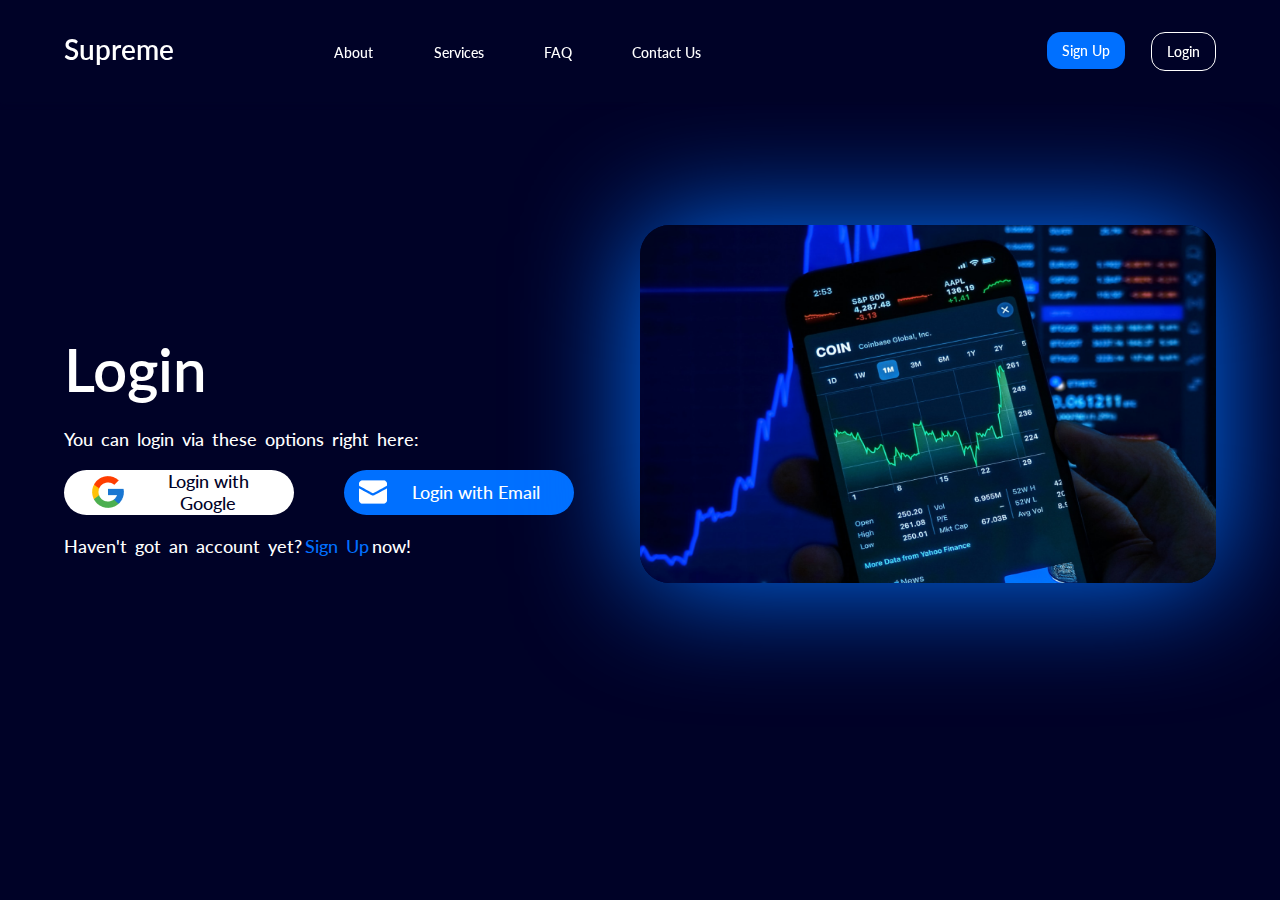
<file: -Login/Login.html>
<!DOCTYPE html>
<html lang="en">
<head>
    <meta charset="UTF-8">
    <meta http-equiv="X-UA-Compatible" content="IE=edge">
    <meta name="viewport" content="width=device-width, initial-scale=1.0">
    <title>Supreme</title>
    <link rel="stylesheet" href="css/style.css">

    <link rel="icon" type="image/png" href="img/iconePag.png"/>
    <link rel="preconnect" href="https://fonts.gstatic.com" crossorigin>
    <link href="https://fonts.googleapis.com/css2?family=Lato:wght@400;700&display=swap" rel="stylesheet">
</head>
<body>
    <header>
        <div class="cabecalho">
            <div class="titulo">
                <ul class="list"><a href="../index.html"><h2>Supreme</h2></a></ul>
            </div>
            <div class="links">
                <ul class="list"><a href="../index.html"><h3>About</h3></a></ul>
                <ul class="list"><a href="../-Contact Us/ContactUs.html"><h3>Services</h3></a></ul>
                <ul class="list"><a href="../-Contact Us/ContactUs.html"><h3>FAQ</h3></a></ul>
                <ul class="list"><a href="../-Contact Us/ContactUs.html"><h3>Contact Us</h3></a></ul>
            </div>
            <div class="botoes">
                <a href="../-Sign Up/SignUp.html"><button class="signup">Sign Up</button></a>
                <a href="../-Login/Login.html"><button class="login">Login</button></a>
            </div>
        </div>
    </header>
    <main>
        <div class="divisao1">
            <h1>Login</h1>
            <h4>You can login via these options right here:</h4>
            <div class="botoes">
                <a href="../-Dashboard/Dashboard.html">
                    <button class="google"><img src="img/Google.png">Login with Google</button>
                </a>
                <a href="../-Dashboard/Dashboard.html">
                    <button class="email"><img src="img/Email.png">Login with Email</button>
                </a>
            </div>
            <h4>Haven't got an account yet?
                <a href="../-Sign Up/SignUp.html"><p style="color: #0070FF;">Sign Up</p></a> now!</h4>    
        </div>
        <img class="imagem" src="img/Imagem.png">
    </main>
</body>
</html>
</file>
<file: -Início/css/style.css>
:root{
    --azulEscuro: #000227;
    --cinzaAzulado: #17203D;
    --azulClaro: #0070FF;
    --amarelo: #EEC800;
    --laranja: #FF7700;
    --vermelho: #D10300;
    --verde: #00BB1E;
    --branco: #ffffff;
}

* {
    margin: 0;
    padding: 0;
    font-family: 'Lato', sans-serif;
    text-decoration: none;
    font-weight: 500;
    background-color: var(--azulEscuro);
    color: var(--branco);
}

h1 {
    font-size: 60px;
    font-weight: 600;
}
h2 {
    font-size: 28px;
    font-weight: 600;
}
h3 {
    font-size: 14px;
}
p{
    font-size: 16px;
    word-spacing: 2px;
}
h2,h3 {
    cursor: pointer;
}

header {
    display: flex;
    flex-direction: column;
    align-items: center;
    position: fixed;
    width: 100%;
    top: 0;
    z-index: 1;
    filter: drop-shadow(0px 0px 3px var(--azulEscuro));
}

header .cabecalho {
    display: flex;
    flex-wrap: wrap;
    width: 90%;
    margin: 3.5vh 0;
    gap: 2vw;
}

header .cabecalho .titulo /*div*/ {
    flex: 2;
}

header .cabecalho .links /*div*/ {
    display: flex;
    align-items: center;
    justify-content: space-between;
    gap: 2vw;
    flex: 3;
}

header .cabecalho .botoes /*div*/ {
    display: flex;
    justify-content: end;
    gap: 2vw;
    flex: 4;
}

button {
    background-color: var(--azulClaro);
    padding: 10px 15px;
    border-radius: 14px;
    cursor: pointer;
    font-size: 14px;
    width: max-content;
}

header .cabecalho .botoes .login {
    background-color: var(--azulEscuro);
    border: 1px solid var(--branco);
}

header .list {
    list-style: none;
}
header .list a{
    width: max-content;
    display: inline-block;
    text-decoration: none;
    color: var(--branco);
    position: relative;
}
header .list a::after{
    content: '';
    width: 100%;
    height: 1px;
    background-color: var(--azulClaro);
    border-radius: 4px;
    position: absolute;
    left: 0;
    bottom: 0;
    transform: scaleX(0);
    transform-origin: left;
    transition: transform .25s ease;
}
header .list a:hover::after{
    transform: scaleX(1);
}

main {
    display: flex;
    flex-direction: column;
    align-items: center;
    padding-top: 10vh;
}

main .conteudo1 {
    width: 90%;
    margin-top: 15vh;
    display: flex;
    align-items: center;
    gap: 30px;
}

main .conteudo1 .texto {
    min-width: 300px;
    display: flex;
    flex-direction: column;
    gap: 20px;
    flex: 1;
}

main .conteudo1 .imagem {
    display: flex;
    justify-content: center;
    flex: 1;
}
main .conteudo1 .imagem img{
    width: 90%;
    border-radius: 40px;
    filter: drop-shadow(0px 0px 60px var(--azulClaro));
}

main .conteudo2 {
    display: flex;
    align-items: center;
    justify-content: center;
    max-width: 90%;
    margin: 6vw 0 4vw 0;
    padding: 3vh;
    border-radius: 15px;
    background-color: var(--cinzaAzulado);
    gap: 4vw;
}

.primeiraParte, .segundaParte {
    gap: 4vw;
    display: flex;
    flex-wrap: wrap;
    background-color: transparent;
    flex: 1;
}

main .conteudo2 .divisao * {
    background-color: transparent;
    width: 100%;
}

main .conteudo2 .divisao {
    flex: 1;
    background-color: var(--cinzaAzulado);
    display: flex;
    flex-direction: column;
    justify-content: center;
    align-items: center;
    text-align: left;
    padding: 10px;
    border-radius: 15px;
    transition: background-color .5s;
}

main .conteudo2 .imagem {
    width: 40px;
}

main .conteudo2 .text1, .text3, .text4 {
    padding-left: 2vw;
    margin-bottom: 5px;
}

main .conteudo2 .text1, .text2, .text4{
    font-size: 16px;
}

main .conteudo2 .text1 {
    width: auto;
    padding: 5px 3.5vw 0px 1vw;
}

main .conteudo2 .text2{
    width: auto;
    border-radius: 50px;
    padding: 5px 10px;
}

main .conteudo2 .text3 {
    font-size: 29px;
}

main .conteudo2 .linhaporc {
    display: flex;
    flex-direction: row;
    margin-bottom: 3px;
}

#id11 {background-color: var(--amarelo);}
#id22 {background-color: var(--laranja);}
#id33 {background-color: var(--vermelho);}
#id44 {background-color: var(--verde);}

::-webkit-scrollbar {
    width: 10px;
}
::-webkit-scrollbar-thumb {
    background: var(--azulClaro);
    border-radius: 20px;
}

@media (min-width: 900px){
    main .conteudo2{
        width: 90%;
    }
    .conteudo2 .divisao{
        padding: 50px;
        max-width: 250px;
    }

    .conteudo2 .primeiraParte, .segundaParte{
        display: flex;
        justify-content: space-between;
    }
}

@media (max-width: 900px){
    .conteudo1{
        display: flex;
        flex-direction: column;
        text-align: center;
    }
    .conteudo1 img{
        margin: 40px 0;
    }
    main .conteudo1 .imagem{
        width: 70%;
    }
    .conteudo2{ 
        width: min-content;
    }
}

@media (max-width: 500px){
    h1{
        font-size: 50px;
    }
    .links{
        order: 1;
    }
    main .conteudo1 .imagem{
        width: 90%;
    }
    main .conteudo2 .divisao h4{
        font-size: 20px;
    }
    main .conteudo2 .divisao h5{
        font-size: 14px;    
    }
    main .conteudo2 .divisao p{
        font-size: 12px;    
    }
}
</file>
<file: Dashboard/css/style.css>
* {
    margin: 0;
    padding: 0;
    border: 0;
    font-family: 'Lato', sans-serif;
    text-decoration: none;
    font-weight: 500;
    font-size: 16px;
    color: #3C3953;
}

h1 {
    font-size: 60px;    
    font-weight: 600;   
    margin-bottom: 4vh;
    line-height: 65px;
}

h3 {
    font-size: 16px;    
    font-weight: 600;
}
h4 {
    font-size: 16px;
    margin: auto;
    color: #8E8E8E;
}
h5 {
    color: #fff;
    margin: auto;
}

main {
    display: flex;
    flex-direction: row;
}

main .barraLateral {
    width: 5vw;
    height: 100vh;
    padding: 2.5vh 0;
    display: flex;
    flex-direction: column;
    align-items: center;
    position: fixed;
    margin: auto;
    border-right: 1px solid #C0C0C0;
}
main .barraLateral img{
    cursor: pointer;
}
main .barraLateral .opcoes, #last {
    margin: auto;
}
main .barraLateral .opcoes {
    display: flex;
    flex-direction: column;
    align-items: center;
    padding-bottom: 13vh;
}
main .barraLateral .opcoes #img1 {
    width:21px; 
    height:21px; 
}
main .barraLateral .opcoes #img2 {
    width:26px; 
    height:26px;
}
main .barraLateral .opcoes #img3 {
    width:20px; 
    height:20px;
}
main .barraLateral .opcoes #img4 {
    width:23px; 
    height:23px;
}
main .barraLateral .opcoes #img5 {
    width:23px; 
    height:23px;
}
main .barraLateral .opcoes #img6 {
    width:20px; 
    height:20px;
}
main .barraLateral .opcoes #img7 {
    width:23px; 
    height:23px;
}
main .barraLateral .opcoes #img8 {
    width:24px; 
    height:24px;
}
main .barraLateral #LogoIni {
    padding-bottom: 2.5vh;
}
main .barraLateral hr {
    width: 3vw;
    border-top: 1px solid #C0C0C0;
}
main .barraLateral .imagem {
    margin: 1.8vh 0;
}
main .barraLateral .selecao {
    /* box-shadow: 3vw 0 2.5vw -3vw #0070FF inset;
    border-left: 0.25vw solid #0070FF; */
    display: flex;
    flex-direction: column;
    align-items: center;
    width: 4.45vw;
    padding-right: 0.3vw;
    cursor: pointer;
}
main .barraLateral #last {
    padding-bottom: 2vh;
}

main .centro {
    width: 95vw;
    margin: 0 0 0 5vw;
}

main .centro .cabecalho {
    border-bottom: 1px solid #C0C0C0;
    height: 11vh;
    display: flex;
    flex-direction: row;
    align-items: center;
}
main .centro .cabecalho .div {
    display: flex;
    margin: auto;
}
main .centro .cabecalho .text {
    display: flex;
    align-items: center;
    margin-left: 2vw;
    gap: 0.5vw;
}
main .centro .cabecalho .imagens {
    display: flex;
    align-items: center;
    margin: auto;
}
main .centro .cabecalho .imagens * {
    cursor: pointer;
}
main .centro .cabecalho .imgLupa {
    margin-left: 56vw;
}
main .centro .cabecalho .imgLupa, .imgFiltro, .imgEmail {
    margin-right: 1.8vw;
}
main .centro .cabecalho .imgPerfil {
    margin-right: 0.6vw;
}
main .centro .cabecalho .imgBtn {
    padding-top: 0.5vh;
}

main .centro .conteudo .linha1{
    display: flex;
    flex-direction: row;
    align-items: center;
    height: 50vh;    
    margin: auto;
    
}
main .centro .conteudo .linha1 .textBtn {
    display: flex;
    flex-direction: column;
    width: 45vw;
    margin: auto;
}
main .centro .conteudo .linha1 .textBtn .btns * {
    height: 6vh;
    border-radius: 20px;
    margin: 3vh 1.5vw 0 0;
    cursor: pointer;
}
main .centro .conteudo .linha1 .textBtn .btn-start {
    width: 8vw;
    background-color: #0070FF;
    color: #fff;
}
main .centro .conteudo .linha1 .textBtn .btn-view {
    width: 10vw;
    border: 1px solid #0070FF;
    background-color: #fff;
    color: #0070FF;
}
main .centro .conteudo .linha1 .imgDevices {
    margin: auto;
}


main .centro .conteudo .linha2 {
    display: flex;
    align-items: center;
    width: 89vw;
    margin: auto;
    gap: 8vw;
}
main .centro .conteudo .linha2 .campoGraf{
    display: flex;
    flex-direction: column;
    box-shadow: 0 0 20px #E3E2F0;
    border-radius: 18px;
    margin: auto;
}
main .centro .conteudo .linha2 .campoGraf .porcent{
    width: 4vw;
    height: 4vh;
    display: flex;
    align-items: center;
    margin: auto;
    background-color: #00FF75;
    border-radius: 15px;
}
main .centro .conteudo .linha2 .campoGraf .texto {
    display: flex;
    align-items: center;
    border-bottom: 1px solid #C0C0C0;
    margin-bottom: 5vh;
}

main .centro .conteudo .maior {
    margin: auto;
    display: flex;
    flex-direction: column;
    align-items: center;
    margin: 5vh 0;
}
</file>
<file: Início/css/style.css>
* {
    margin: 0;
    padding: 0;
    border: 0;
    font-family: 'Lato', sans-serif;
    text-decoration: none;
    font-weight: 500;
    background-color: #000227;
    color: #fff;
}

h1 {
    font-size: 60px;
    font-weight: 600;
    margin-top: 2vh;
    margin-bottom: 3vh;
}
h2 {
    font-size: 28px;
    font-weight: 600;
    margin-right: 11vw;
}
h3 {
    font-size: 14px;
    margin-right: 5vw;
}
p{
    font-size: 16px;
    word-spacing: 2px;
}
h2,h3 {
    cursor: pointer;
}

header {
    width: 93%;
    display: flex;
    margin-left: 5%;
    flex-direction: column;
    align-items: center;
}

header .cabecalho {
    margin-top: 2vh;
    width: 100%;
    height: 10vh;
    
    display: flex;
    align-items: center;
}

header .cabecalho .links {
    width: 80vw;
    height: 60%;
    display: flex;
    flex-direction: row;
    align-items: center;
}

header .cabecalho button {
    background-color: #0070FF;
    width: 7vw;
    height: 5vh;
    margin-right: 1vw;
    border-radius: 14px;
    cursor: pointer;
    font-size: 14px;
}

header .cabecalho .botoes /*div*/ {
    display: flex;
    flex-direction: row;
    margin-right: 2vw;
}

header .cabecalho .botoes .login {
    background-color: rgba(255, 255, 255, 0);
    border: 1px solid #fff;
}

main {
    display: flex;
    flex-direction: column;
    align-items: center;
}

main .conteudo1 {
    width: 90%;
    height: 300px;
    margin-top: 15vh;
    display: flex;
    align-items: flex-start;
    flex-direction: row;
}

main .conteudo1 .imagem {
    width: 48vw;
    height: 27vw;
    margin-left: 10vw;
    margin-right: 5vw;
    border-radius: 40px;
    filter: drop-shadow(0px 0px 80px #0070FF);
}

main .conteudo1 .texto .start {
    background-color: #0070FF;
    width: 9vw;
    height: 5vh;
    margin-top: 3vh;
    border-radius: 14px;
    cursor: pointer;
    font-size: 14px;
}


main .conteudo2 {
    width: 90%;
    height: 35vh;
    margin: 17vw 5vw 3vw 5vw;
    border-radius: 15px;
    display: flex;
    gap: 4vw;
    align-items: center;
    background-color: #0F1B44; 
}

main .conteudo2 .divisao1 *, .divisao2 *, .divisao3 *, .divisao4 * {
    background-color: #0F1B44;
}

main .conteudo2 .divisao1, .divisao2, .divisao3, .divisao4 {
    background-color: #0F1B44;
    height: 80%;
    width: 16vw;
    padding-left: 2vw;
}

main .conteudo2 .divisao1 {
    margin-left: 2vw;
}

main .conteudo2 .imagem {
    width: 4vw;
    height: 4vw;
    border-radius: 30px;
    padding-top: 2vw;
    padding-left: 2vw;
}

main .conteudo2 .text1, .text3, .text4 {
    padding-left: 2vw;
    margin-bottom: 5px;
}

main .conteudo2 .text1, .text2, .text4{
    font-size: 16px;
}

main .conteudo2 .text1 {
    padding-top: 5px;
}

main .conteudo2 .text2{
    margin-left: 10px;
    border-radius: 50px;
    padding: 5px 10px 5px 10px;
}

main .conteudo2 .text3 {
    font-size: 29px;
}

main .conteudo2 .text4{
    margin-bottom: 1vh;    
}

main .conteudo2 .linhaporc {
    display: flex;
    flex-direction: row;
    margin-bottom: 3px;
}

#id11 {
    background-color: #EEC800;
}
#id22 {
    background-color: #FF7700;
}
#id33 {
    background-color: #D10300;
}
#id44 {
    background-color: #00BB1E;
}
</file>
<file: -Contact Us/css/style.css>
:root{
    --azulEscuro: #000227;
    --cinzaAzulado: #17203D;
    --azulClaro: #0070FF;
    --branco: #ffffff;
}

* {
    margin: 0;
    padding: 0;
    border: 0;
    font-family: 'Lato', sans-serif;
    text-decoration: none;
    font-weight: 500;
    background-color: var(--azulEscuro);
    color: var(--branco);
}

h1 {
    font-size: 60px;
    font-weight: 600;
    margin-bottom: 5vh;
}

h2 {
    font-size: 28px;
    font-weight: 600;
}

h3 {
    font-size: 14px;
}

h2,h3 {
    cursor: pointer;
}

h4 {
    font-size: 16px;
}

header {
    display: flex;
    flex-direction: column;
    align-items: center;
    position: fixed;
    width: 100%;
    top: 0;
    z-index: 1;
    filter: drop-shadow(0px 0px 3px var(--azulEscuro));
}

header .cabecalho {
    display: flex;
    flex-wrap: wrap;
    width: 90%;
    margin: 3.5vh 0;
    gap: 2vw;
}

header .cabecalho .titulo /*div*/ {
    flex: 2;
}

header .cabecalho .links /*div*/ {
    display: flex;
    align-items: center;
    justify-content: space-between;
    gap: 2vw;
    flex: 3;
}

header .cabecalho .botoes /*div*/ {
    display: flex;
    justify-content: end;
    gap: 2vw;
    flex: 4;
}

button {
    background-color: var(--azulClaro);
    padding: 10px 15px;
    border-radius: 14px;
    cursor: pointer;
    font-size: 14px;
    width: max-content;
}

header .cabecalho .botoes .login {
    background-color: var(--azulEscuro);
    border: 1px solid var(--branco);
}

header .list {
    list-style: none;
}
header .list a{
    width: max-content;
    display: inline-block;
    text-decoration: none;
    color: var(--branco);
    position: relative;
}
header .list a::after{
    content: '';
    width: 100%;
    height: 1px;
    background-color: var(--azulClaro);
    border-radius: 4px;
    position: absolute;
    left: 0;
    bottom: 0;
    transform: scaleX(0);
    transform-origin: left;
    transition: transform .25s ease;
}
header .list a:hover::after{
    transform: scaleX(1);
}

main {
    display: flex;
    padding-top: 10vh;
    flex-direction: column;
    align-items: center;
    justify-content: center;
}
main .conteudo1 {
    margin-top: 10vh;
    display: flex;
    flex-direction: column;
    text-align: center;
}

/* ------------------------------------ */

.conteudo1 .menores{
    display: flex;
    flex-direction: row;
    margin-top: 2rem;
}

.conteudo1 input, .input_form5 {
    background-color: var(--cinzaAzulado);
    font-weight: 400;
    border-radius: 5px;
}

.form1, .form2, .form3, .form4{
    position: relative;
    width: 30rem;
    height: 2.5rem;
    margin-bottom: 1.5rem;
}
.form3, .form4{
    margin-left: 1rem;
}
.form5{
    position: relative;
    width: 60rem;
    height: 9rem;
}

.input_form1, .input_form2, .input_form3, .input_form4{
    width: 29rem;
    height: 2.5rem;
    padding-left: 1rem;
}
.input_form5 {
    width: 59rem;
    height: 8rem;
    margin-bottom: 1.4rem;
    padding-left: 1rem;
    padding-right: 1rem;
    padding-top: 10px;
    resize: none;
}

.label_form1, .label_form2, .label_form3, .label_form4, .label_form5{
    position: absolute;
    left: 1rem;
    top: 0.5rem;
    transition: top 200ms ease-in,
    left 200ms ease-in,
    font-size 200ms ease-in;
    background-color: transparent;
}
.input_form1:hover, .input_form2:hover, .input_form3:hover, .input_form4:hover, .input_form5:hover{
    border: 2px solid;
    border-color: #0070FF;
}
.input_form1:focus ~ .label_form1,
.input_form1:not(:placeholder-shown).input_form1:not(:focus) ~ .label_form1,
.input_form2:focus ~ .label_form2,
.input_form2:not(:placeholder-shown).input_form2:not(:focus) ~ .label_form2,
.input_form3:focus ~ .label_form3,
.input_form3:not(:placeholder-shown).input_form3:not(:focus) ~ .label_form3,
.input_form4:focus ~ .label_form4,
.input_form4:not(:placeholder-shown).input_form4:not(:focus) ~ .label_form4,
.input_form5:focus ~ .label_form5,
.input_form5:not(:placeholder-shown).input_form5:not(:focus) ~ .label_form5{
    top: -1.1rem;
    font-size: 0.7rem;
    left: 0.8rem;
}

/* ------------------------------------ */

main .conteudo1 .texto2 {
    width: 61rem;
    margin: 20px 0px 50px;
    display: flex;
    float: right;
    flex-direction: column;
}

main .conteudo1 .texto2 .textoecheck{
    display: block;
    float: right;
    padding-left: 5vw;
}

main .conteudo1 .texto2 .check label *{
    cursor: pointer;
}

main .conteudo1 .texto2 .check {
    width: fit-content;
    font-size: 10px;
}

main .conteudo1 .texto2 .check .checkbox {
    display: flex;
    align-items: center;
    transform: scale(1.5);
}

main .conteudo1 .texto2 .check .checkbox input {
    margin-right: 5px;
}

main .redquired {
    display: flex;
    float: right;
    text-align: right;
    margin-bottom: 20px;
}

main .conteudo1 .botao {
    text-align: right;
}

.button {
    position: relative;
    width: 180px;
    height: 5vh;
    font-size: 14px;
    border-radius: 14px;
    background-color: var(--azulClaro);
    color: var(--branco);
    cursor: pointer;
    transition: background-color .2s;
}

.button .iconec {
    height: 3vh;
    opacity: 0;
}

.button * {
    background-color: transparent;
    position: absolute;
    top: 50%;
    left: 50%;
    transform: translate(-50%, -50%);
    transition: opacity .3s;
}

main .conteudo2 .mapa {
    width: 61rem;
    height: 20vw;
}

main .conteudo2 .localizaTexto {
    display: flex;
    flex-direction: row;
}

main .conteudo2 .localizaTexto .icone {
    margin: 1vw;
    width: 20px;
    height: 30px;
}

main .conteudo2 .localizaTexto .texto h5 {
    margin-top: 15px;
    margin-bottom: 4px;
    font-size: 16px;
    font-weight: 600;
}

main .conteudo2 .localizaTexto .texto h4 {
    margin-bottom: 5vh;
}

::-webkit-scrollbar {
    width: 10px;
}

::-webkit-scrollbar-track {
    background-color: var(--cinzaAzulado);
}

::-webkit-scrollbar-thumb {
    background: var(--azulClaro);
    border-radius: 20px;
}
</file>
<file: -Dashboard/css/style.css>
* {
    margin: 0;
    padding: 0;
    border: 0;
    font-family: 'Lato', sans-serif;
    text-decoration: none;
    font-weight: 500;
    font-size: 16px;
    color: #3C3953;
}

h1 {
    font-size: 60px;    
    font-weight: 600;   
    margin-bottom: 4vh;
    line-height: 65px;
}

h3 {
    font-size: 16px;    
    font-weight: 600;
}
h4 {
    font-size: 16px;
    margin: auto;
    color: #8E8E8E;
}
h5 {
    color: #fff;
    margin: auto;
}

main {
    display: flex;
    flex-direction: row;
}

main .barraLateral {
    width: 5vw;
    height: 100vh;
    padding: 2.5vh 0;
    display: flex;
    flex-direction: column;
    align-items: center;
    position: fixed;
    margin: auto;
    border-right: 1px solid #C0C0C0;
}
main .barraLateral img{
    cursor: pointer;
}
main .barraLateral .opcoes, #last {
    margin: auto;
}
main .barraLateral .opcoes {
    display: flex;
    flex-direction: column;
    align-items: center;
    padding-bottom: 13vh;
}
main .barraLateral .opcoes #img1 {
    width:21px; 
    height:21px; 
}
main .barraLateral .opcoes #img2 {
    width:26px; 
    height:26px;
}
main .barraLateral .opcoes #img3 {
    width:20px; 
    height:20px;
}
main .barraLateral .opcoes #img4 {
    width:23px; 
    height:23px;
}
main .barraLateral .opcoes #img5 {
    width:23px; 
    height:23px;
}
main .barraLateral .opcoes #img6 {
    width:20px; 
    height:20px;
}
main .barraLateral .opcoes #img7 {
    width:23px; 
    height:23px;
}
main .barraLateral .opcoes #img8 {
    width:24px; 
    height:24px;
}
.spinner{
    position: relative;
    width: 5vh;
    height: 5vh;
    border-radius: 50%;
    margin-top: 0.5vh;
    margin-bottom: 2.9vh;
}
.spinner::before,
.spinner::after{
    content: "";
    position: absolute;
    border-radius: inherit;
}
.spinner::before{
    width: 100%;
    height: 100%;
    background-image: linear-gradient(
        0deg, #0070FF 0%,
        #0F1B44 100% );
    animation: spin .9s infinite linear;
}
.spinner::after{
    width: 75%;
    height: 75%;
    background-color: #fff;
    top: 50%;
    left: 50%;
    transform: translate(-50%, -50%);
}
@keyframes spin {
    to {
        transform: rotate(360deg);
    }
}
main .barraLateral hr {
    width: 3vw;
    border-top: 1px solid #C0C0C0;
}
main .barraLateral .imagem {
    margin: 1.8vh 0;
}
main .barraLateral .selecao {
    /* box-shadow: 3vw 0 2.5vw -3vw #0070FF inset;
    border-left: 0.25vw solid #0070FF; */
    display: flex;
    flex-direction: column;
    align-items: center;
    width: 4.45vw;
    padding-right: 0.3vw;
    cursor: pointer;
}
main .barraLateral #last {
    padding-bottom: 2vh;
}

main .centro {
    width: 95vw;
    margin: 0 0 0 5vw;
}

main .centro .cabecalho {
    border-bottom: 1px solid #C0C0C0;
    height: 11vh;
    display: flex;
    flex-direction: row;
    align-items: center;
}
main .centro .cabecalho .div {
    display: flex;
    margin: auto;
}
main .centro .cabecalho .text {
    display: flex;
    align-items: center;
    margin-left: 2vw;
    gap: 0.5vw;
}
main .centro .cabecalho .imagens {
    display: flex;
    align-items: center;
    margin: auto;
}
main .centro .cabecalho .imagens * {
    cursor: pointer;
}
main .centro .cabecalho .imgLupa {
    margin-left: 56vw;
}
main .centro .cabecalho .imgLupa, .imgFiltro, .imgEmail {
    margin-right: 1.8vw;
}
main .centro .cabecalho .imgPerfil {
    margin-right: 0.6vw;
}
main .centro .cabecalho .imgBtn {
    padding-top: 0.5vh;
}

main .centro .conteudo .linha1{
    display: flex;
    flex-direction: row;
    align-items: center;
    height: 50vh;    
    margin: auto;
    
}
main .centro .conteudo .linha1 .textBtn {
    display: flex;
    flex-direction: column;
    width: 45vw;
    margin: auto;
}
main .centro .conteudo .linha1 .textBtn .btns * {
    height: 6vh;
    border-radius: 20px;
    margin: 3vh 1.5vw 0 0;
    cursor: pointer;
}
main .centro .conteudo .linha1 .textBtn .btn-start {
    width: 8vw;
    background-color: #0070FF;
    color: #fff;
}
main .centro .conteudo .linha1 .textBtn .btn-view {
    width: 10vw;
    border: 1px solid #0070FF;
    background-color: #fff;
    color: #0070FF;
}
main .centro .conteudo .linha1 .imgDevices {
    margin: auto;
}


main .centro .conteudo .linha2 {
    display: flex;
    align-items: center;
    width: 89vw;
    margin: auto;
    gap: 8vw;
}
main .centro .conteudo .linha2 .campoGraf{
    display: flex;
    flex-direction: column;
    box-shadow: 0 0 20px #E3E2F0;
    border-radius: 18px;
    margin: auto;
}
main .centro .conteudo .linha2 .campoGraf .porcent{
    width: 4vw;
    height: 4vh;
    display: flex;
    align-items: center;
    margin: auto;
    background-color: #00FF75;
    border-radius: 15px;
}
main .centro .conteudo .linha2 .campoGraf .texto {
    display: flex;
    align-items: center;
    border-bottom: 1px solid #C0C0C0;
    margin-bottom: 5vh;
}

main .centro .conteudo .maior {
    margin: auto;
    display: flex;
    flex-direction: column;
    align-items: center;
    margin: 5vh 0;
}
</file>
<file: -Login/css/style.css>
:root{
    --azulEscuro: #000227;
    --cinzaAzulado: #17203D;
    --azulClaro: #0070FF;
    --branco: #ffffff;
}

* {
    margin: 0;
    padding: 0;
    border: 0;
    font-family: 'Lato', sans-serif;
    text-decoration: none;
    font-weight: 500;
    background-color: var(--azulEscuro);
    color: var(--branco);
}

h1 {
    font-size: 60px;
    font-weight: 600;
    margin-top: 2vh;
    margin-bottom: 2.5vh;
}
h2 {
    font-size: 28px;
    font-weight: 600;
}
h3 {
    font-size: 14px;
}
h2,h3 {
    cursor: pointer;
}
h4 {
    font-size: 18px;
    word-spacing: 3px;
    display: flex;
    flex-direction: row;
}

p {
    font-size: 18px;
    margin: 0px 3px;
    word-spacing: 3px;
}

header {
    display: flex;
    flex-direction: column;
    align-items: center;
    position: fixed;
    width: 100%;
    top: 0;
    z-index: 1;
    filter: drop-shadow(0px 0px 3px var(--azulEscuro));
}

header .cabecalho {
    display: flex;
    flex-wrap: wrap;
    width: 90%;
    margin: 3.5vh 0;
    gap: 2vw;
}

header .cabecalho .titulo /*div*/ {
    flex: 2;
}

header .cabecalho .links /*div*/ {
    display: flex;
    align-items: center;
    justify-content: space-between;
    gap: 2vw;
    flex: 3;
}

header .cabecalho .botoes /*div*/ {
    display: flex;
    justify-content: end;
    gap: 2vw;
    flex: 4;
}

button {
    background-color: var(--azulClaro);
    padding: 10px 15px;
    border-radius: 14px;
    cursor: pointer;
    font-size: 14px;
    width: max-content;
}

header .cabecalho .botoes .login {
    background-color: var(--azulEscuro);
    border: 1px solid var(--branco);
}

header .list {
    list-style: none;
}
header .list a{
    width: max-content;
    display: inline-block;
    text-decoration: none;
    color: var(--branco);
    position: relative;
}
header .list a::after{
    content: '';
    width: 100%;
    height: 1px;
    background-color: var(--azulClaro);
    border-radius: 4px;
    position: absolute;
    left: 0;
    bottom: 0;
    transform: scaleX(0);
    transform-origin: left;
    transition: transform .25s ease;
}
header .list a:hover::after{
    transform: scaleX(1);
}

main {
    height: auto;
    display: flex;
    padding-top: 10vh;
    flex-direction: row;
    align-items: flex-start;
    margin-top: 15vh;
}

main .divisao1 {
    width: 45vw;
    margin-left: 5%;
    margin-top: 10vh;
}

main .botoes {
    display: flex;
    flex-direction: row;
    align-items: center;
}

main button {
    width: 230px;
    height: 45px;
    font-size: 18px;
    margin: 20px 0px;
    border-radius: 50px;
    padding-right: 20px;
    display: flex;
    flex-direction: row;
    align-items: center;
    cursor: pointer;
}
main button img {
    margin-right: 10px;
    padding-left: 10px;
}

main .google {
    background-color: var(--branco);
    color: var(--azulEscuro);
    margin-right: 50px;
}
main .google img {
    background-color: transparent;
    margin-right: 15px;
}

main .email {
    background-color: var(--azulClaro);
    padding-left: 5px;
}
main .email img {
    background-color: var(--azulClaro);
    margin-right: 25px;
}

main .imagem {
    width: 45vw;
    height: 28vw;
    border-radius: 30px;
    filter: drop-shadow(0px 0px 60px var(--azulClaro));
}

::-webkit-scrollbar {
    width: 10px;
}
::-webkit-scrollbar-thumb {
    background: var(--azulClaro);
    border-radius: 20px;
}
</file>
